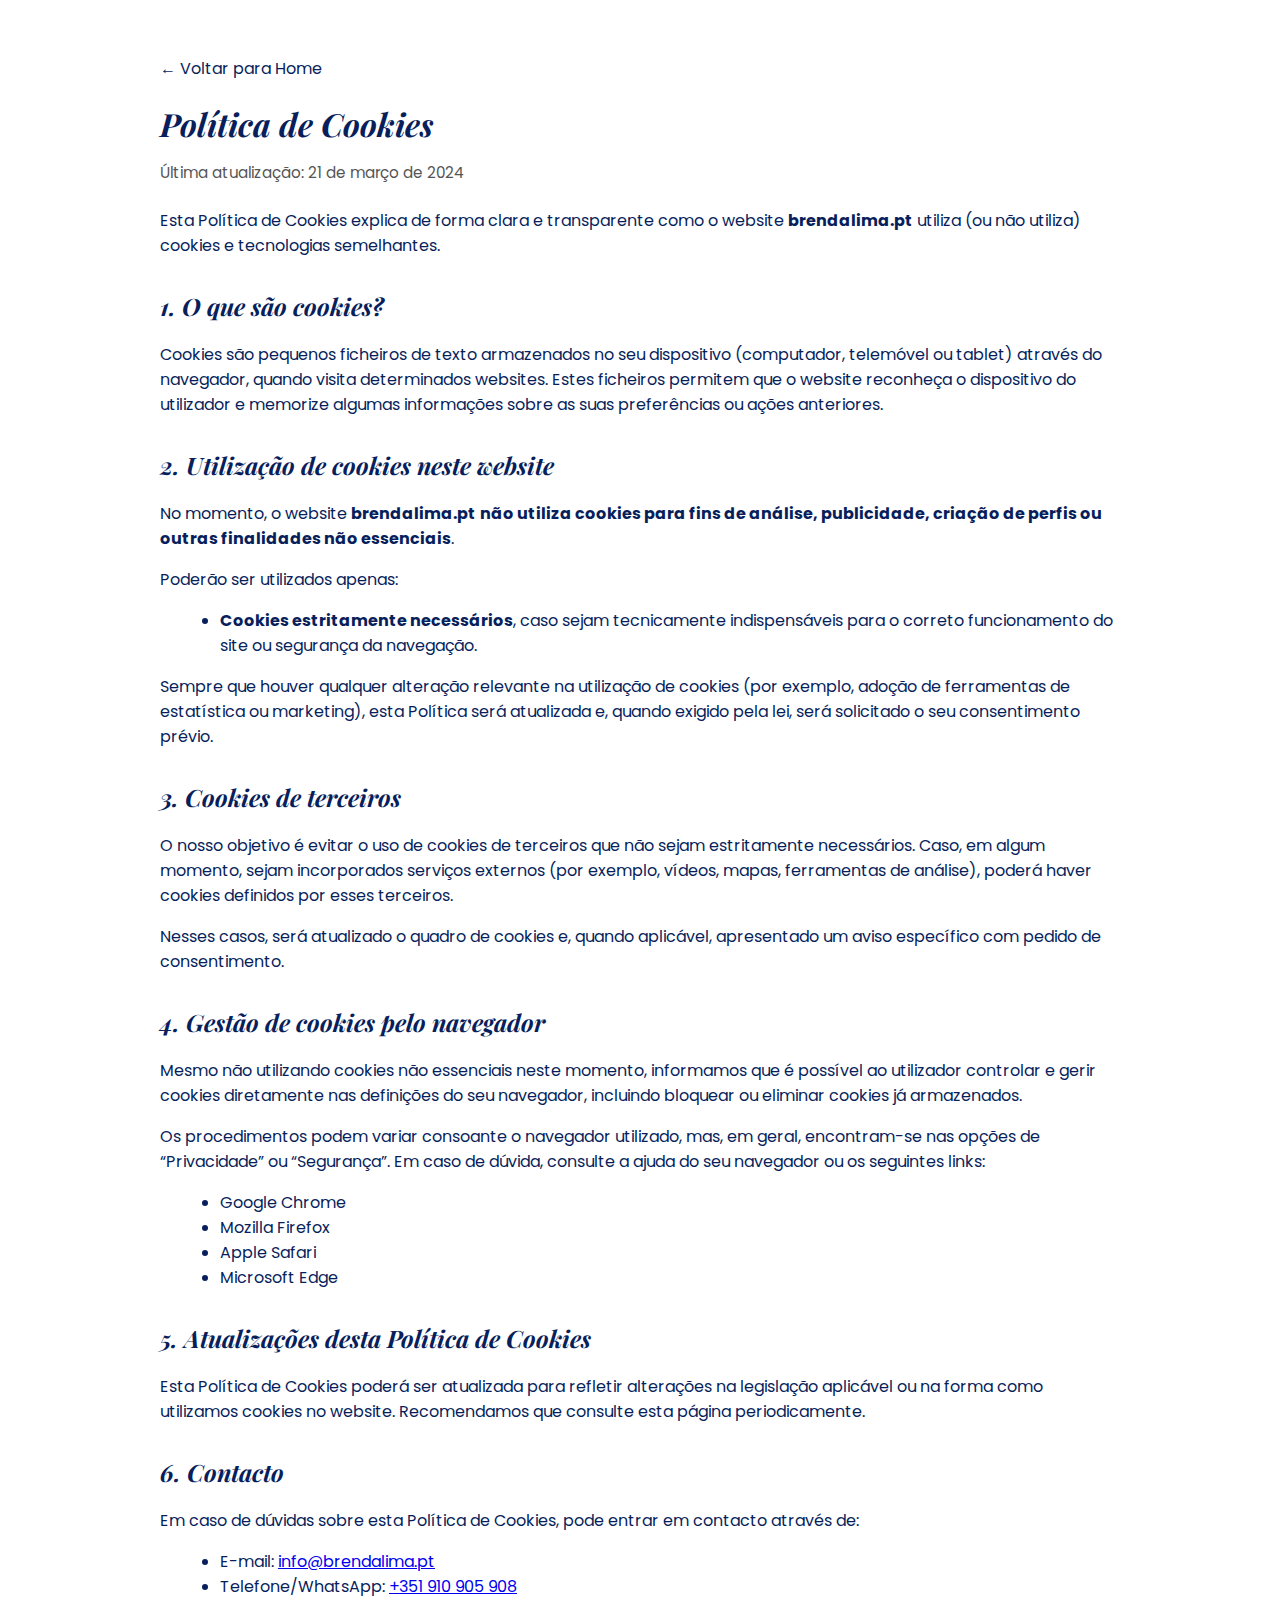
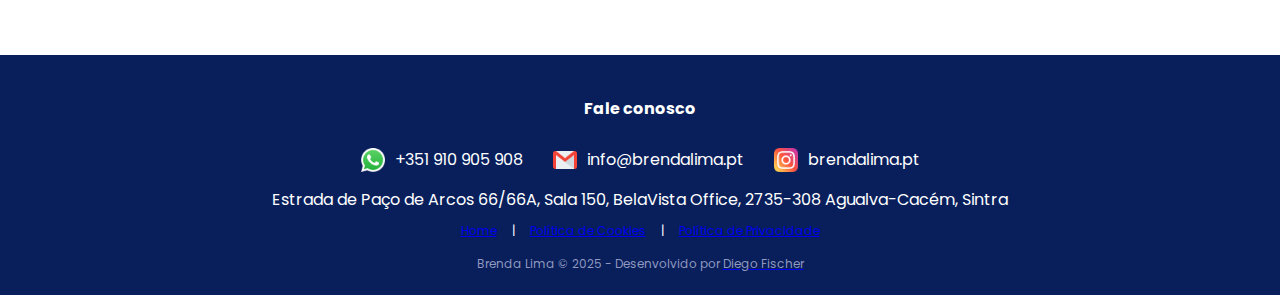
<file: politica-cookies.html>
<!DOCTYPE html>
<html lang="pt-PT">

<head>
    <meta charset="UTF-8">
    <meta http-equiv="X-UA-Compatible" content="IE=edge">
    <meta name="viewport" content="width=device-width, initial-scale=1.0, maximum-scale=1.0, user-scalable=0">

    <title>Política de Cookies | Brenda Lima Advocacia</title>
    <meta name="description"
        content="Política de Cookies do site de Brenda Lima Advocacia. Informação transparente sobre o uso de cookies e tecnologias semelhantes.">

    <link rel="canonical" href="https://brendalima.pt/politica-cookies.html">
    <meta name="robots" content="index, follow">

    <link rel="stylesheet" href="styles.css">
    <link href="https://fonts.googleapis.com/css2?family=Poppins:wght@300;400;500;600;700&display=swap"
        rel="stylesheet">
    <link href="https://fonts.googleapis.com/css2?family=Playfair+Display:wght@700&display=swap" rel="stylesheet">
</head>

<body>
    <main style="max-width: 960px; margin: 0 auto; padding: 40px 20px;">
        <section aria-label="Política de Cookies">
            <p style="margin-bottom: 16px;">
                <a href="index.html" style="text-decoration: none; color: #081F5C;">← Voltar para Home</a>
            </p>
            <h1 style="margin-bottom: 16px;">Política de Cookies</h1>
            <p style="margin-bottom: 8px; font-size: 0.95rem; color: #555;">
                Última atualização: <time datetime="2024-03-21">21 de março de 2024</time>
            </p>

            <p style="margin-top: 24px;">
                Esta Política de Cookies explica de forma clara e transparente como o website
                <strong>brendalima.pt</strong> utiliza (ou não utiliza) cookies e tecnologias semelhantes.
            </p>

            <h2 style="margin-top: 32px;">1. O que são cookies?</h2>
            <p>
                Cookies são pequenos ficheiros de texto armazenados no seu dispositivo (computador, telemóvel ou tablet)
                através do navegador, quando visita determinados websites. Estes ficheiros permitem que o website
                reconheça o dispositivo do utilizador e memorize algumas informações sobre as suas preferências ou ações
                anteriores.
            </p>

            <h2 style="margin-top: 32px;">2. Utilização de cookies neste website</h2>
            <p>
                No momento, o website <strong>brendalima.pt</strong> <strong>não utiliza cookies para fins de
                    análise, publicidade, criação de perfis ou outras finalidades não essenciais</strong>.
            </p>
            <p>
                Poderão ser utilizados apenas:
            </p>
            <ul style="margin-left: 20px; margin-top: 8px;">
                <li>
                    <strong>Cookies estritamente necessários</strong>, caso sejam tecnicamente indispensáveis para o
                    correto funcionamento do site ou segurança da navegação.
                </li>
            </ul>
            <p style="margin-top: 12px;">
                Sempre que houver qualquer alteração relevante na utilização de cookies (por exemplo, adoção de
                ferramentas de estatística ou marketing), esta Política será atualizada e, quando exigido pela lei,
                será solicitado o seu consentimento prévio.
            </p>

            <h2 style="margin-top: 32px;">3. Cookies de terceiros</h2>
            <p>
                O nosso objetivo é evitar o uso de cookies de terceiros que não sejam estritamente necessários. Caso, em
                algum momento, sejam incorporados serviços externos (por exemplo, vídeos, mapas, ferramentas de
                análise), poderá haver cookies definidos por esses terceiros.
            </p>
            <p>
                Nesses casos, será atualizado o quadro de cookies e, quando aplicável, apresentado um aviso específico
                com pedido de consentimento.
            </p>

            <h2 style="margin-top: 32px;">4. Gestão de cookies pelo navegador</h2>
            <p>
                Mesmo não utilizando cookies não essenciais neste momento, informamos que é possível ao utilizador
                controlar e gerir cookies diretamente nas definições do seu navegador, incluindo bloquear ou eliminar
                cookies já armazenados.
            </p>
            <p>
                Os procedimentos podem variar consoante o navegador utilizado, mas, em geral, encontram-se nas opções de
                “Privacidade” ou “Segurança”. Em caso de dúvida, consulte a ajuda do seu navegador ou os seguintes
                links:
            </p>
            <ul style="margin-left: 20px; margin-top: 8px;">
                <li>Google Chrome</li>
                <li>Mozilla Firefox</li>
                <li>Apple Safari</li>
                <li>Microsoft Edge</li>
            </ul>

            <h2 style="margin-top: 32px;">5. Atualizações desta Política de Cookies</h2>
            <p>
                Esta Política de Cookies poderá ser atualizada para refletir alterações na legislação aplicável ou na
                forma como utilizamos cookies no website. Recomendamos que consulte esta página periodicamente.
            </p>

            <h2 style="margin-top: 32px;">6. Contacto</h2>
            <p>
                Em caso de dúvidas sobre esta Política de Cookies, pode entrar em contacto através de:
            </p>
            <ul style="margin-left: 20px; margin-top: 8px;">
                <li>E-mail: <a href="mailto:info@brendalima.pt">info@brendalima.pt</a></li>
                <li>Telefone/WhatsApp: <a href="https://wa.me/351910905908" target="_blank">+351 910 905 908</a></li>
            </ul>
        </section>
    </main>

    <footer class="footer" role="contentinfo">
        <div class="footer-content">
            <h4>Fale conosco</h4>
            <div class="social-links">
                <a href="https://wa.me/351910905908" class="social-link">
                    <img src="assets/whatsapp-icon.png" alt="Ícone do WhatsApp">
                    <p>+351 910 905 908</p>
                </a>
                <a href="mailto:info@brendalima.pt" class="social-link">
                    <img src="assets/gmail.png" alt="Ícone do Gmail">
                    <p>info@brendalima.pt</p>
                </a>
                <a href="https://www.instagram.com/brendalima.pt/" target="_blank" rel="noopener noreferrer">
                    <img src="assets/instagram.png" alt="Ícone do Instagram">
                    <p>brendalima.pt</p>
                </a>
            </div>
            <p style="margin: 10px auto 10px auto;">Estrada de Paço de Arcos 66/66A, Sala 150, BelaVista Office,
                2735-308 Agualva-Cacém, Sintra</p>
            <div style="margin-bottom: 10px; font-size: 12px;">
                <a href="index.html" style="margin-right: 12px;">Home</a> |
                <a href="politica-cookies.html" style="margin: 0 12px;">Política de Cookies</a> |
                <a href="politica-privacidade.html" style="margin-left: 12px;">Política de Privacidade</a>
            </div>
            <span style="font-size: 12px">Brenda Lima © 2025 - Desenvolvido por <a
                href="https://www.instagram.com/fischer.css" target="_blank"><span>Diego Fischer</span></a></span>
        </div>
    </footer>
</body>

</html>
</file>
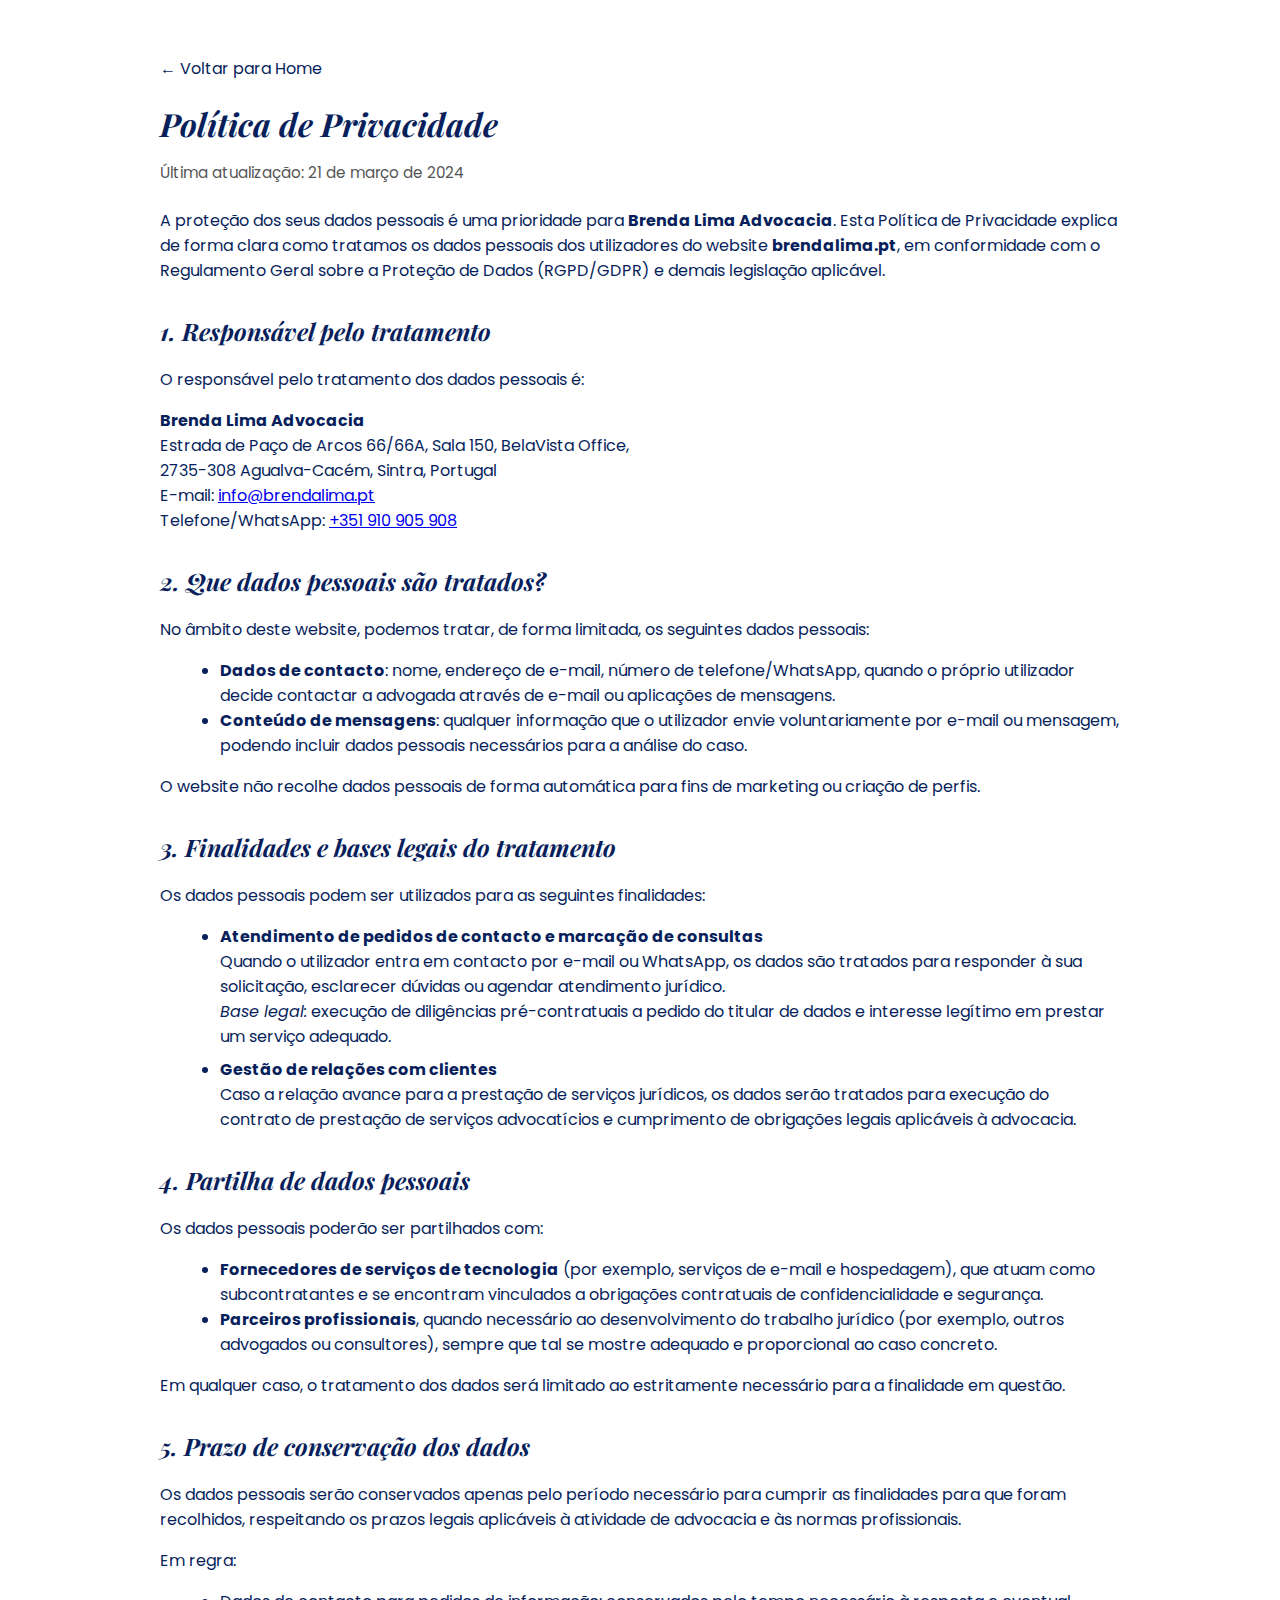
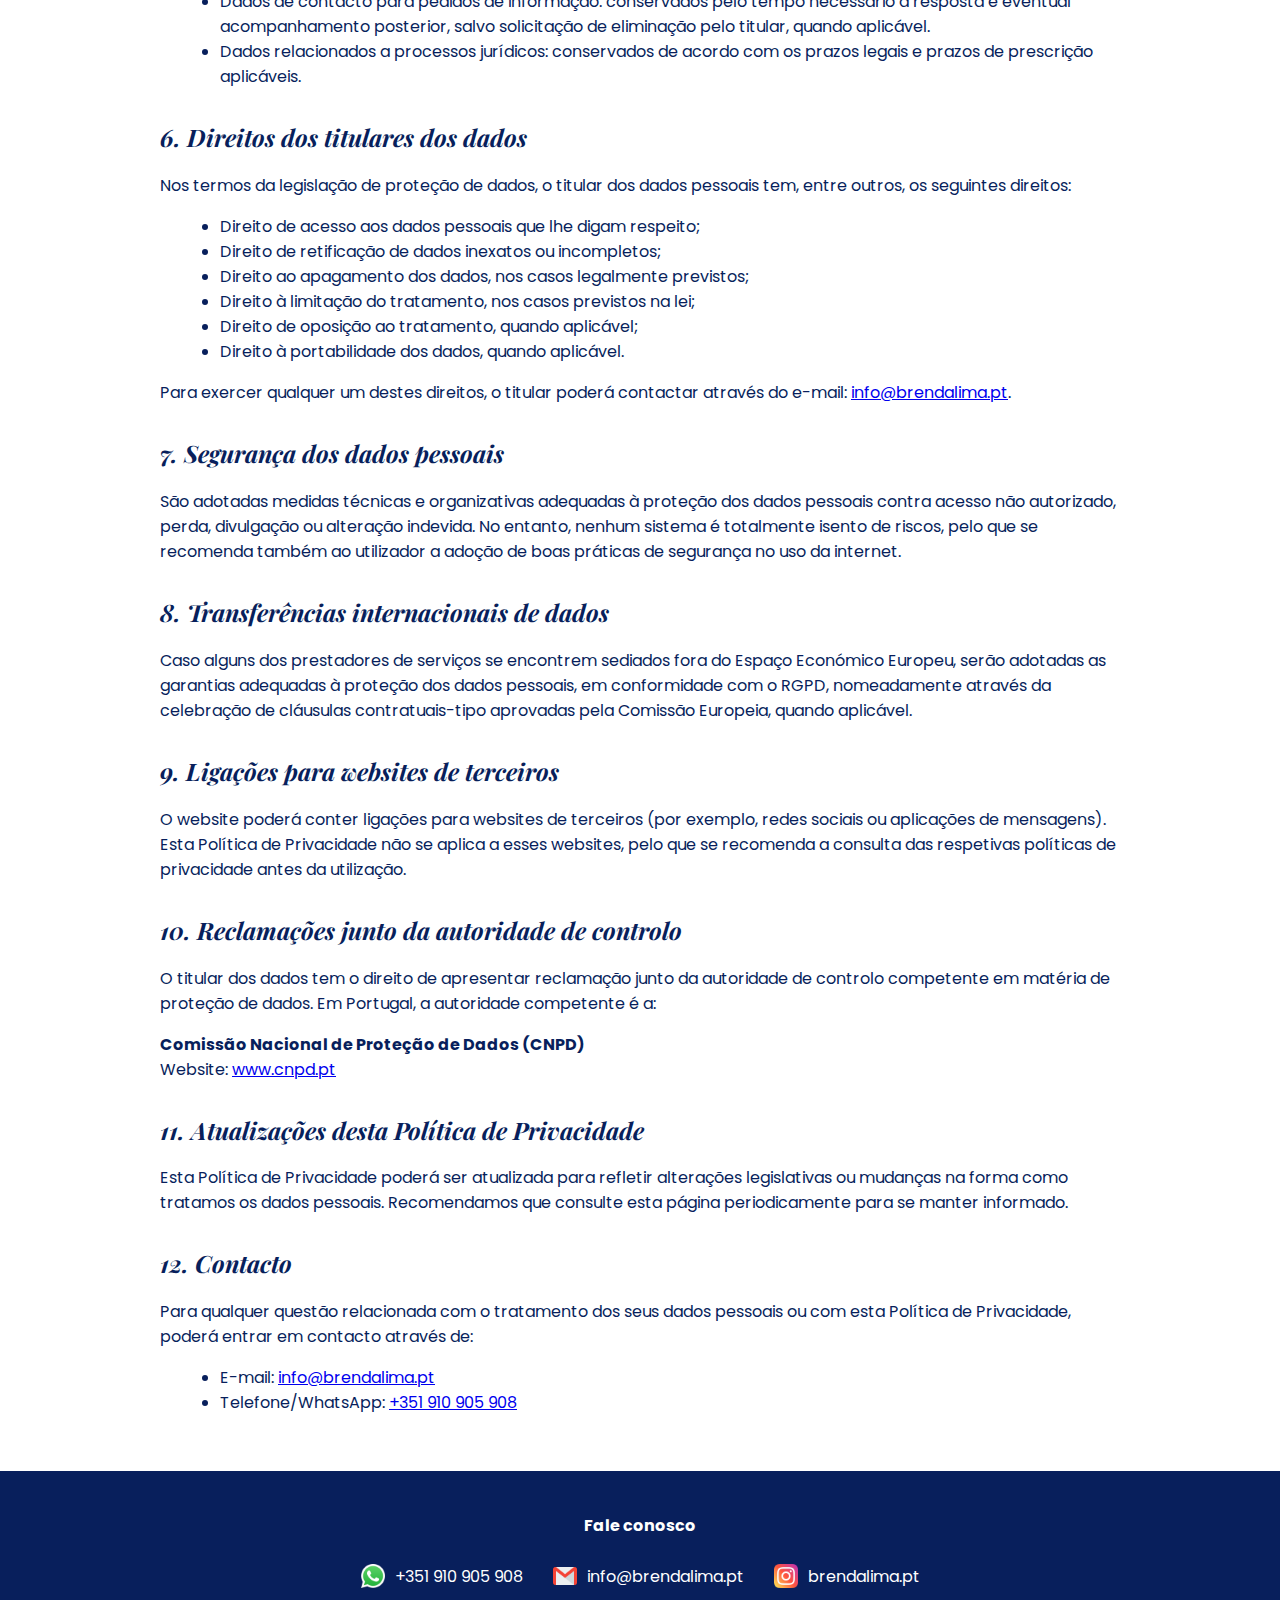
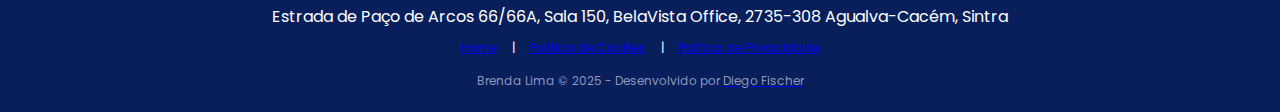
<file: politica-privacidade.html>
<!DOCTYPE html>
<html lang="pt-PT">

<head>
    <meta charset="UTF-8">
    <meta http-equiv="X-UA-Compatible" content="IE=edge">
    <meta name="viewport" content="width=device-width, initial-scale=1.0, maximum-scale=1.0, user-scalable=0">

    <title>Política de Privacidade | Brenda Lima Advocacia</title>
    <meta name="description"
        content="Política de Privacidade do site de Brenda Lima Advocacia. Informações sobre o tratamento de dados pessoais, direitos dos titulares e contactos.">

    <link rel="canonical" href="https://brendalima.pt/politica-privacidade.html">
    <meta name="robots" content="index, follow">

    <link rel="stylesheet" href="styles.css">
    <link href="https://fonts.googleapis.com/css2?family=Poppins:wght@300;400;500;600;700&display=swap"
        rel="stylesheet">
    <link href="https://fonts.googleapis.com/css2?family=Playfair+Display:wght@700&display=swap" rel="stylesheet">
</head>

<body>
    <main style="max-width: 960px; margin: 0 auto; padding: 40px 20px;">
        <section aria-label="Política de Privacidade">
            <p style="margin-bottom: 16px;">
                <a href="index.html" style="text-decoration: none; color: #081F5C;">← Voltar para Home</a>
            </p>
            <h1 style="margin-bottom: 16px;">Política de Privacidade</h1>
            <p style="margin-bottom: 8px; font-size: 0.95rem; color: #555;">
                Última atualização: <time datetime="2024-03-21">21 de março de 2024</time>
            </p>

            <p style="margin-top: 24px;">
                A proteção dos seus dados pessoais é uma prioridade para <strong>Brenda Lima Advocacia</strong>. Esta
                Política de Privacidade explica de forma clara como tratamos os dados pessoais dos utilizadores do
                website <strong>brendalima.pt</strong>, em conformidade com o Regulamento Geral sobre a Proteção de
                Dados (RGPD/GDPR) e demais legislação aplicável.
            </p>

            <h2 style="margin-top: 32px;">1. Responsável pelo tratamento</h2>
            <p>
                O responsável pelo tratamento dos dados pessoais é:
            </p>
            <p>
                <strong>Brenda Lima Advocacia</strong><br>
                Estrada de Paço de Arcos 66/66A, Sala 150, BelaVista Office,<br>
                2735-308 Agualva-Cacém, Sintra, Portugal<br>
                E-mail: <a href="mailto:info@brendalima.pt">info@brendalima.pt</a><br>
                Telefone/WhatsApp: <a href="https://wa.me/351910905908" target="_blank">+351 910 905 908</a>
            </p>

            <h2 style="margin-top: 32px;">2. Que dados pessoais são tratados?</h2>
            <p>
                No âmbito deste website, podemos tratar, de forma limitada, os seguintes dados pessoais:
            </p>
            <ul style="margin-left: 20px; margin-top: 8px;">
                <li>
                    <strong>Dados de contacto</strong>: nome, endereço de e-mail, número de telefone/WhatsApp,
                    quando o próprio utilizador decide contactar a advogada através de e-mail ou aplicações de
                    mensagens.
                </li>
                <li>
                    <strong>Conteúdo de mensagens</strong>: qualquer informação que o utilizador envie voluntariamente
                    por e-mail ou mensagem, podendo incluir dados pessoais necessários para a análise do caso.
                </li>
            </ul>
            <p style="margin-top: 8px;">
                O website não recolhe dados pessoais de forma automática para fins de marketing ou criação de perfis.
            </p>

            <h2 style="margin-top: 32px;">3. Finalidades e bases legais do tratamento</h2>
            <p>
                Os dados pessoais podem ser utilizados para as seguintes finalidades:
            </p>
            <ul style="margin-left: 20px; margin-top: 8px;">
                <li>
                    <strong>Atendimento de pedidos de contacto e marcação de consultas</strong><br>
                    Quando o utilizador entra em contacto por e-mail ou WhatsApp, os dados são tratados para responder
                    à sua solicitação, esclarecer dúvidas ou agendar atendimento jurídico.<br>
                    <em>Base legal:</em> execução de diligências pré-contratuais a pedido do titular de dados e
                    interesse legítimo em prestar um serviço adequado.
                </li>
                <li style="margin-top: 8px;">
                    <strong>Gestão de relações com clientes</strong><br>
                    Caso a relação avance para a prestação de serviços jurídicos, os dados serão tratados para execução
                    do contrato de prestação de serviços advocatícios e cumprimento de obrigações legais aplicáveis à
                    advocacia.
                </li>
            </ul>

            <h2 style="margin-top: 32px;">4. Partilha de dados pessoais</h2>
            <p>
                Os dados pessoais poderão ser partilhados com:
            </p>
            <ul style="margin-left: 20px; margin-top: 8px;">
                <li>
                    <strong>Fornecedores de serviços de tecnologia</strong> (por exemplo, serviços de e-mail e
                    hospedagem), que atuam como subcontratantes e se encontram vinculados a obrigações contratuais de
                    confidencialidade e segurança.
                </li>
                <li>
                    <strong>Parceiros profissionais</strong>, quando necessário ao desenvolvimento do trabalho jurídico
                    (por exemplo, outros advogados ou consultores), sempre que tal se mostre adequado e proporcional ao
                    caso concreto.
                </li>
            </ul>
            <p style="margin-top: 8px;">
                Em qualquer caso, o tratamento dos dados será limitado ao estritamente necessário para a finalidade em
                questão.
            </p>

            <h2 style="margin-top: 32px;">5. Prazo de conservação dos dados</h2>
            <p>
                Os dados pessoais serão conservados apenas pelo período necessário para cumprir as finalidades para que
                foram recolhidos, respeitando os prazos legais aplicáveis à atividade de advocacia e às normas
                profissionais.
            </p>
            <p>
                Em regra:
            </p>
            <ul style="margin-left: 20px; margin-top: 8px;">
                <li>Dados de contacto para pedidos de informação: conservados pelo tempo necessário à resposta e
                    eventual acompanhamento posterior, salvo solicitação de eliminação pelo titular, quando aplicável.
                </li>
                <li>Dados relacionados a processos jurídicos: conservados de acordo com os prazos legais e prazos de
                    prescrição aplicáveis.</li>
            </ul>

            <h2 style="margin-top: 32px;">6. Direitos dos titulares dos dados</h2>
            <p>
                Nos termos da legislação de proteção de dados, o titular dos dados pessoais tem, entre outros, os
                seguintes direitos:
            </p>
            <ul style="margin-left: 20px; margin-top: 8px;">
                <li>Direito de acesso aos dados pessoais que lhe digam respeito;</li>
                <li>Direito de retificação de dados inexatos ou incompletos;</li>
                <li>Direito ao apagamento dos dados, nos casos legalmente previstos;</li>
                <li>Direito à limitação do tratamento, nos casos previstos na lei;</li>
                <li>Direito de oposição ao tratamento, quando aplicável;</li>
                <li>Direito à portabilidade dos dados, quando aplicável.</li>
            </ul>
            <p style="margin-top: 8px;">
                Para exercer qualquer um destes direitos, o titular poderá contactar através do e-mail:
                <a href="mailto:info@brendalima.pt">info@brendalima.pt</a>.
            </p>

            <h2 style="margin-top: 32px;">7. Segurança dos dados pessoais</h2>
            <p>
                São adotadas medidas técnicas e organizativas adequadas à proteção dos dados pessoais contra acesso
                não autorizado, perda, divulgação ou alteração indevida. No entanto, nenhum sistema é totalmente
                isento de riscos, pelo que se recomenda também ao utilizador a adoção de boas práticas de segurança no
                uso da internet.
            </p>

            <h2 style="margin-top: 32px;">8. Transferências internacionais de dados</h2>
            <p>
                Caso alguns dos prestadores de serviços se encontrem sediados fora do Espaço Económico Europeu,
                serão adotadas as garantias adequadas à proteção dos dados pessoais, em conformidade com o RGPD,
                nomeadamente através da celebração de cláusulas contratuais-tipo aprovadas pela Comissão Europeia,
                quando aplicável.
            </p>

            <h2 style="margin-top: 32px;">9. Ligações para websites de terceiros</h2>
            <p>
                O website poderá conter ligações para websites de terceiros (por exemplo, redes sociais ou aplicações de
                mensagens). Esta Política de Privacidade não se aplica a esses websites, pelo que se recomenda a
                consulta das respetivas políticas de privacidade antes da utilização.
            </p>

            <h2 style="margin-top: 32px;">10. Reclamações junto da autoridade de controlo</h2>
            <p>
                O titular dos dados tem o direito de apresentar reclamação junto da autoridade de controlo competente em
                matéria de proteção de dados. Em Portugal, a autoridade competente é a:
            </p>
            <p>
                <strong>Comissão Nacional de Proteção de Dados (CNPD)</strong><br>
                Website: <a href="https://www.cnpd.pt" target="_blank" rel="noopener noreferrer">www.cnpd.pt</a>
            </p>

            <h2 style="margin-top: 32px;">11. Atualizações desta Política de Privacidade</h2>
            <p>
                Esta Política de Privacidade poderá ser atualizada para refletir alterações legislativas ou mudanças na
                forma como tratamos os dados pessoais. Recomendamos que consulte esta página periodicamente para se
                manter informado.
            </p>

            <h2 style="margin-top: 32px;">12. Contacto</h2>
            <p>
                Para qualquer questão relacionada com o tratamento dos seus dados pessoais ou com esta Política de
                Privacidade, poderá entrar em contacto através de:
            </p>
            <ul style="margin-left: 20px; margin-top: 8px;">
                <li>E-mail: <a href="mailto:info@brendalima.pt">info@brendalima.pt</a></li>
                <li>Telefone/WhatsApp: <a href="https://wa.me/351910905908" target="_blank">+351 910 905 908</a></li>
            </ul>
        </section>
    </main>

    <footer class="footer" role="contentinfo">
        <div class="footer-content">
            <h4>Fale conosco</h4>
            <div class="social-links">
                <a href="https://wa.me/351910905908" class="social-link">
                    <img src="assets/whatsapp-icon.png" alt="Ícone do WhatsApp">
                    <p>+351 910 905 908</p>
                </a>
                <a href="mailto:info@brendalima.pt" class="social-link">
                    <img src="assets/gmail.png" alt="Ícone do Gmail">
                    <p>info@brendalima.pt</p>
                </a>
                <a href="https://www.instagram.com/brendalima.pt/" target="_blank" rel="noopener noreferrer">
                    <img src="assets/instagram.png" alt="Ícone do Instagram">
                    <p>brendalima.pt</p>
                </a>
            </div>
            <p style="margin: 10px auto 10px auto;">Estrada de Paço de Arcos 66/66A, Sala 150, BelaVista Office,
                2735-308 Agualva-Cacém, Sintra</p>
            <div style="margin-bottom: 10px; font-size: 12px;">
                <a href="index.html" style="margin-right: 12px;">Home</a> |
                <a href="politica-cookies.html" style="margin: 0 12px;">Política de Cookies</a> |
                <a href="politica-privacidade.html" style="margin-left: 12px;">Política de Privacidade</a>
            </div>
            <span style="font-size: 12px">Brenda Lima © 2025 - Desenvolvido por <a
                href="https://www.instagram.com/fischer.css" target="_blank"><span>Diego Fischer</span></a></span>
        </div>
    </footer>
</body>

</html>
</file>
<file: styles.css>
:root {
    --cor-escura: #0d141c;
    --cor-azul-escuro: #081F5C;
    --cor-azul-claro: #b1b6d8cf;
    --cor-destaque: #fbbb04;
    --cor-clara: #fff9f0;
    --cor-branca: #ffffff;
}

body {
    margin: 0;
    font-family: 'Poppins', sans-serif;
    background-color: var(--cor-branca);
    color: var(--cor-azul-escuro);
    overflow-x: hidden;
}

h1, h2, h3 {
    font-family: 'Playfair Display', serif;
    font-weight: bold;
    font-style: italic;
}

.sub-title {
    font-size: 1.2rem;
    max-width: 600px;
    margin: auto;
    text-align: center;
    margin-bottom: 1.25rem;
}

.up-title {
    font-size: 0.8rem;
    width: fit-content;
    margin: auto;
    text-align: center;
    background-color: var(--cor-azul-escuro);
    color: var(--cor-branca);
    padding: 5px 25px;
    border-radius: 50px;
}

.hero {
    height: 100vh;
    margin: 0 auto; /* Centraliza a seção */
    display: flex;
    justify-content: center; /* Altera para espaço entre */
    align-items: end;
    background-image: url('assets/hero/bg_pc.png'); /* Adiciona a imagem de fundo */
    background-size: cover; /* Faz a imagem cobrir toda a área */
    background-position: center; /* Centraliza a imagem */
    padding: 0px 20px;
    overflow-x: hidden;
}

.hero h1 {
    font-size: 2.1875rem;
    margin: 0;
}

.hero p {
    font-size: 1.375rem;
    font-weight: normal;
    margin: 0;
}

.hero span {
    font-size: 1.875rem;
    font-family: 'Playfair Display', serif;
    font-weight: bold;
    font-style: italic;
    margin: 0;
}

.btn {
    background: linear-gradient(to right, #016108, #03a011);
    color: var(--cor-branca);
    padding: 15px 30px; /* Aumentar o padding para um botão mais largo */
    text-decoration: none;
    border-radius: 5px; /* Bordas arredondadas */
    font-weight: normal;
    font-size: 1rem;
    display: inline-flex; /* Para alinhar o ícone e o texto */
    align-items: center; /* Centraliza verticalmente */
    transition: background-color 0.3s; /* Efeito de transição suave */
    margin-top: 20px;
    letter-spacing: 2px; /* Ajuste o valor conforme necessário */
    cursor: pointer;
}

.btn:hover {
    background: linear-gradient(to right, #01870a, #05c715);
    color: var(--cor-branca);
}

.btn img {
    margin-right: 10px; /* Espaçamento entre o ícone e o texto */
    width: 25px; /* Ajuste o tamanho do ícone */
}

.hero-content {
    width: 80vw;
    max-width: 1400px;
    height: 100%;
    align-items: center;
    display: flex;
    justify-content: center;
    align-items: center;
}

.textarea {
    width: 60%;
    height: 100%;
    text-align: left;
    display: flex;
    flex-direction: column;
    justify-content: center;
    align-items: start;
    position: relative;
    gap: 20px;
}

.hero-logo {
    width: 400px;
    margin-bottom: 10px;
}

.brenda-image {
    position: relative;
    height: 100vh;
    width: 30vw;
}

#brasao {
    width: 18vw;
    position: absolute;
    top: 100px;
    left: -230px;
    z-index: 1;
}

.brenda-image #especialista {
    position: absolute;
    bottom: 0px;
    right: 0px;
    height: 97vh;
    z-index: 2;
}

.familias-atendidas {
    display: flex;
    align-items: center;
    font-weight: bold;
}

.familias-atendidas p {
    font-size: 1rem;
}

.familias-img {
    height: 52px; /* Ajuste a altura conforme necessário */
}

.telefone-atendimento {
    display: flex;
    align-items: center;
    justify-content: center;
    font-weight: bold;
    gap: 10px;
    position: absolute;
    bottom: 100px;
    left: 0;
    z-index: 4;
}

#gradiente_hero_pc {
    position: absolute;
    bottom: 0;
    left: 0;
    width: 100%;
    height: 100%;
    z-index: 3;
    pointer-events: none;
}

#gradiente_hero_mobile {
    display: none;
}

.paralaxe {
    background-image: url('assets/turistas.jpg'); /* Substitua pelo caminho correto da imagem */
    background-size: cover;
    background-position: center;
    background-attachment: fixed; /* Adiciona o efeito de paralaxe */
    padding: 100px 20px;
    text-align: left;
    position: relative;
    display: flex; /* Usando flexbox para centralizar */
    justify-content: center; /* Centraliza horizontalmente */
    align-items: center; /* Centraliza verticalmente */
}

.paralaxe::before {
    content: '';
    position: absolute;
    top: 0;
    left: 0;
    right: 0;
    bottom: 0;
    background-color: var(--cor-azul-escuro); /* Efeito de opacidade */
    z-index: 1; /* Coloca a camada de opacidade abaixo do texto */
    opacity: 0.93;
}

.paralaxe-content {
    position: relative; /* Para que o texto fique acima da camada de opacidade */
    z-index: 2; /* Coloca o texto acima da camada de opacidade */
    width: 100%; /* Garante que o conteúdo ocupe 100% da largura disponível até o máximo */
    max-width: 1400px;
    padding: 0 60px; /* Adiciona um pouco de padding lateral */
    display: flex;
    justify-content: center;
    align-items: start;
    gap: 60px;
}

.paralaxe h2 {
    font-size: 2rem;
    margin: 0;
    color: var(--cor-clara);
    width: 500px;
    line-height: 1.8;
    margin-top: -16px;
}

.paralaxe p {
    font-size: 1.2rem;
    width: 420px;
    color: var(--cor-clara);
    font-weight: normal;
    margin: 0;
}

.subheadline {
    font-weight: bold;
    margin-bottom: 20px;
}

.service {
    padding: 50px 0;
    background-color: var(--cor-branca);
}

.service-cards {
    margin: 20px 0;
    display: flex;
    flex-wrap: wrap; /* Permite que os cards quebrem para uma nova linha */
    justify-content: center;
    gap: 20px;
}

.service-card {
    background-color: var(--cor-branca);
    border-radius: 10px;
    padding: 20px;
    margin: 10px;
    width: 80%;
    max-width: 350px;
    box-shadow: 0 10px 25px rgba(0, 0, 0, 0.1);
    transition: transform 0.3s, box-shadow 0.3s; /* Efeito de transição suave */
    text-align: center;
    display: flex;
    flex-direction: column;
    align-items: center;
}

.service-card h3 {
    font-size: 1.4rem;
    margin-bottom: 0.625rem;
}

.service-card p {
    text-align: left;
}

.service-card:hover {
    transform: translateY(-3px); /* Levanta o card ao passar o mouse */
    box-shadow: 0 3px 8px rgba(0, 0, 0, 0.2);
}

.service-card-img {
    max-width: 100%;
    height: 200px; /* Defina uma altura fixa para todas as imagens */
    object-fit: cover; /* Garante que a imagem mantenha a proporção e preencha o espaço */
    border-radius: 10px; /* Bordas arredondadas para a imagem */
    margin-bottom: 15px; /* Espaçamento abaixo da imagem */
}

.services-list {
    list-style: none;
    padding: 0;
    text-align: left; /* Alinha a lista à esquerda */
}

.testimonials {
    background-color: var(--cor-branca);
    padding: 50px 20px 80px 20px;
    text-align: center;
    display: flex;
    flex-direction: column;
    align-items: center;
}

.testimonial-grid {
    display: grid;
    grid-template-columns: repeat(auto-fill, minmax(300px, 1fr)); /* Layout responsivo */
    gap: 20px; /* Espaçamento entre os cards */
    margin-top: 20px;
}

.testimonial-card {
    background-color: var(--cor-branca);
    border-radius: 10px;
    padding: 20px;
    box-shadow: 0 2px 5px rgba(0, 0, 0, 0.1);
    transition: transform 0.3s;
    position: relative;
}

.testimonial-card:hover {
    transform: translateY(-5px);
}

.testimonial-card p {
    font-style: italic;
    margin: 0 0 0.625rem;
}

.rating {
    display: flex;
    align-items: center;
    margin-bottom: 10px;
}

.star {
    color: var(--cor-destaque);
    margin-right: 2px;
}

.rating-value {
    font-weight: bold;
    margin-left: 0.3125rem;
    color: var(--cor-destaque);
}

.service-title {
    font-size: 2rem;
    text-align: center;
}

#mobile-btn {
    display: none;
}

.footer {
    background-color: var(--cor-azul-escuro);
    color: var(--cor-branca);
    padding: 20px;
    text-align: center;
}

.footer-content p {
    margin: 5px 0;
}

.footer-content span {
    text-decoration: none;
    color: var(--cor-azul-claro);
}

.social-links {
    margin: 10px 0;
    display: flex;
    justify-content: center;
    align-items: center;
    gap: 10px;
}

.social-links a {
    text-decoration: none;
    margin: 0 10px;
    color: var(--cor-branca);
    display: flex;
    align-items: center;
    justify-content: center;
    gap: 10px;
}

.social-links img {
    width: 24px; /* Ajuste o tamanho do ícone */
    height: 24px;
}

.about {
    background-color: var(--cor-azul-escuro);
    padding: 50px 20px 80px 20px;
    text-align: center;
    display: flex;
    flex-direction: column;
    align-items: center;
    color: var(--cor-branca);
}

.about-content {
    width: 100%;
    max-width: 1200px;
    display: flex;
    flex-direction: row;
    align-items: center;
    justify-content: space-between;
    padding: 0px 20px;
    gap: 90px;
}

.about img {
    width: 400px;
    border-radius: 30px;
}

.about-text {
    text-align: left;
}

.about-text span {
    font-size: 1.2rem;
    color: var(--cor-azul-claro);
    letter-spacing: 2px;
}

.about-text h2 {
    font-size: 2rem;
    margin-bottom: 20px;
    margin-top: 0;
}

.about-text p {
    font-size: 1rem;
}

.chat-button {
    width: 50px;
    height: 50px;
    display: flex;
    align-items: center;
    justify-content: center;
    position: fixed;
    bottom: 20px;
    right: 20px;
    border-radius: 50%;
    padding: 10px;
    z-index: 1000;
    cursor: pointer;
}

.chat-button img {
    width: 50px;
    height: 50px;
}

.message-counter {
    position: absolute;
    top: 2px;
    left: 2px;
    background-color: var(--cor-destaque);
    color: var(--cor-azul-escuro);
    font-weight: bold;
    width: 20px;
    height: 20px;
    border-radius: 50%;
    display: flex;
    align-items: center;
    justify-content: center;
    font-size: 12px;
    border: 2px solid var(--cor-branca);
}

.chat-box {
    position: fixed;
    bottom: 20px; /* Acima do botão do WhatsApp */
    right: 20px; /* Distância da direita */
    width: 300px; /* Largura da caixa */
    background-color: var(--cor-branca);
    border: 1px solid var(--cor-azul-escuro);
    border-radius: 8px;
    box-shadow: 0 4px 10px rgba(0, 0, 0, 0.2);
    padding: 15px;
    z-index: 2000; /* Para garantir que fique acima de outros elementos */
    display: flex;
    flex-direction: column;
    gap: 10px;
    transition: all 0.3s ease;
    line-height: 1.2;
}

.chat-box img {
    width: 40px;
    height: 40px;
    border-radius: 50%;
}

.chat-box p {
    margin: 0;
}

.chat-box h4 {
    margin: 0;
}

.chat-box span {
    font-size: 0.8rem;
    margin: 0;
}

.chat-header {
    display: flex;
    justify-content: space-between;
    align-items: center;
}

.chat-header-text {
    display: flex;
    flex-direction: column;
    align-items: start !important;
    gap: 0px !important;
    line-height: 1.2 !important;
}

.chat-header-text p {
    font-size: 1rem !important;
    color: green !important;
}

.close-chat {
    background: none;
    border: none;
    font-size: 1.5rem;
    cursor: pointer;
}

#user-message {
    padding: 10px;
    border: 1px solid var(--cor-azul-escuro);
    border-radius: 5px;
    height: 30px;
    font-size: 16px; /* Tamanho mínimo para evitar zoom no iOS */
}

.send-message {
    background-color: var(--cor-azul-escuro);
    color: var(--cor-branca);
    border: none;
    padding: 10px;
    border-radius: 5px;
    cursor: pointer;
    transition: background-color 0.3s;
}

.send-message:hover {
    background-color: var(--cor-destaque);
}

.hidden {
    display: none !important; /* Esconde a caixa inicialmente */
}

.welcome-container {
    display: flex;
    align-items: start;
    gap: 10px;
    margin-bottom: 8px;
}

.typing-message {
    color: #666;
    font-style: italic;
    font-size: 0.9em;
    margin: 8px 0;
}

#chat-messages {
    display: flex;
    flex-direction: column;
    gap: 5px;
    margin-bottom: 15px;
}

.message-timestamp {
    color: #666;
    font-size: 0.8em;
    margin-left: 5px;
}

@media (max-width: 768px) {
    .hero {
        position: relative;
    }

    .hero h1 {
        font-size: 25px;
    }
    
    .hero p {
        font-size: 14px;
    }
    
    .hero span {
        font-size: 20px;
    }
    
    .btn {
        font-weight: normal;
        font-size: 0.8em;
        margin-top: 0px;
        padding: 10px 20px;
    }
    
    .btn:hover {
        background: linear-gradient(to right, #01870a, #05c715);
        color: var(--cor-branca);
    }
    
    .btn img {
        margin-right: 10px; /* Espaçamento entre o ícone e o texto */
        width: 25px; /* Ajuste o tamanho do ícone */
    }
    
    .hero-content {
        width: 100%;
        flex-direction: column;
    }
    
    .textarea {
        width: 100%;
        height: 100%;
        justify-content: start;
        padding-top: 10vh;
        gap: 10px;
    }
    
    .hero-logo {
        width: 80%;
        margin-bottom: 10px;
    }
    
    #brasao {
        width: 150px;
        position: absolute;
        top: -250px;
        left: 0px;
        z-index: 1;
    }
    
    .brenda-image {
        width: 100%;
        height: 0;
    }
    
    .brenda-image #especialista {
        height: 50vh;
        right: -40px;
    }
    
    .familias-atendidas {
        flex-direction: column;
    }
    
    .familias-atendidas p {
        font-size: 0.7rem;
    }
    
    .familias-img {
        height: 60px; /* Ajuste a altura conforme necessário */
    }
    
    .telefone-atendimento {
        bottom: 50px;
        left: 10px;
        font-size: 0.6rem;
    }

    .telefone-atendimento p{
        text-decoration: none;
    }

    #gradiente_hero_pc {
        display: none;
    }

    #gradiente_hero_mobile {
        display: block;
        position: absolute;
        bottom: 0;
        left: 0;
        width: 100vw;
        height: 100vh;
        z-index: 3;
        pointer-events: none;
    }
    
    .paralaxe {
        background-image: none;
        width: 100%vw;
        overflow-x: hidden;
    }
    
    .paralaxe-content {
        gap: 40px;
        flex-direction: column;
        padding: 0px 20px;
    }
    
    .paralaxe h2 {
        font-size: 2rem;
        margin: 0;
        color: var(--cor-clara);
        width: 100%;
        line-height: 1.2;
        margin-top: 0px;
    }
    
    .paralaxe p {
        font-size: 1.2rem;
        width: 100%;
        color: var(--cor-clara);
        font-weight: normal;
        margin: 0;
        margin-bottom: 40px !important;
    }

    .service-title {
        font-size: 24px; /* Tamanho menor para dispositivos móveis */
    }

    .social-links {
        flex-direction: column;
    }
    
    .about-content {
        flex-direction: column;
        gap: 30px;
    }
    
    .about img {
        width: 100%;
        border-radius: 0px;
    }
    
    .about-text {
        text-align: left;
    }
    
    .about-text span {
        font-size: 1rem;
        color: var(--cor-azul-claro);
        letter-spacing: 2px;
    }
    
    .about-text h2 {
        font-size: 1.5rem;
        margin-bottom: 20px;
        margin-top: 0;
    }
    
    .about-text p {
        font-size: 1rem;
    }

    .chat-button {
        bottom: 10px;
        right: 10px;
    }
}

.faq {
    padding: 80px 20px;
    background-color: var(--cor-branca);
}

.faq-content {
    max-width: 1200px;
    margin: 0 auto;
}

.faq-container {
    margin-top: 40px;
    display: flex;
    flex-direction: column;
    gap: 16px;
}

.faq-item {
    border: 1px solid var(--cor-azul-claro);
    border-radius: 8px;
    overflow: hidden;
    transition: all 0.3s ease;
}

.faq-question {
    width: 100%;
    padding: 20px;
    background-color: var(--cor-branca);
    border: none;
    text-align: left;
    font-size: 1.1rem;
    font-weight: 500;
    color: var(--cor-azul-escuro);
    cursor: pointer;
    display: flex;
    justify-content: space-between;
    align-items: center;
    transition: all 0.3s ease;
}

.faq-icon {
    font-size: 1.5rem;
    font-weight: 300;
    transition: transform 0.3s ease;
}

.faq-answer {
    max-height: 0;
    overflow: hidden;
    transition: max-height 0.3s ease;
    padding: 0 20px;
    color: var(--cor-azul-escuro);
}

.faq-item.active .faq-answer {
    max-height: 300px;
    padding: 20px;
}

.faq-item.active .faq-icon {
    transform: rotate(45deg);
}

.faq-item.active .faq-question {
    border-bottom: 1px solid var(--cor-azul-claro);
}

@media (max-width: 768px) {
    .faq {
        padding: 40px 20px;
    }

    .faq-question {
        font-size: 1rem;
        padding: 15px;
    }

    .faq-answer {
        font-size: 0.9rem;
    }
}
</file>
